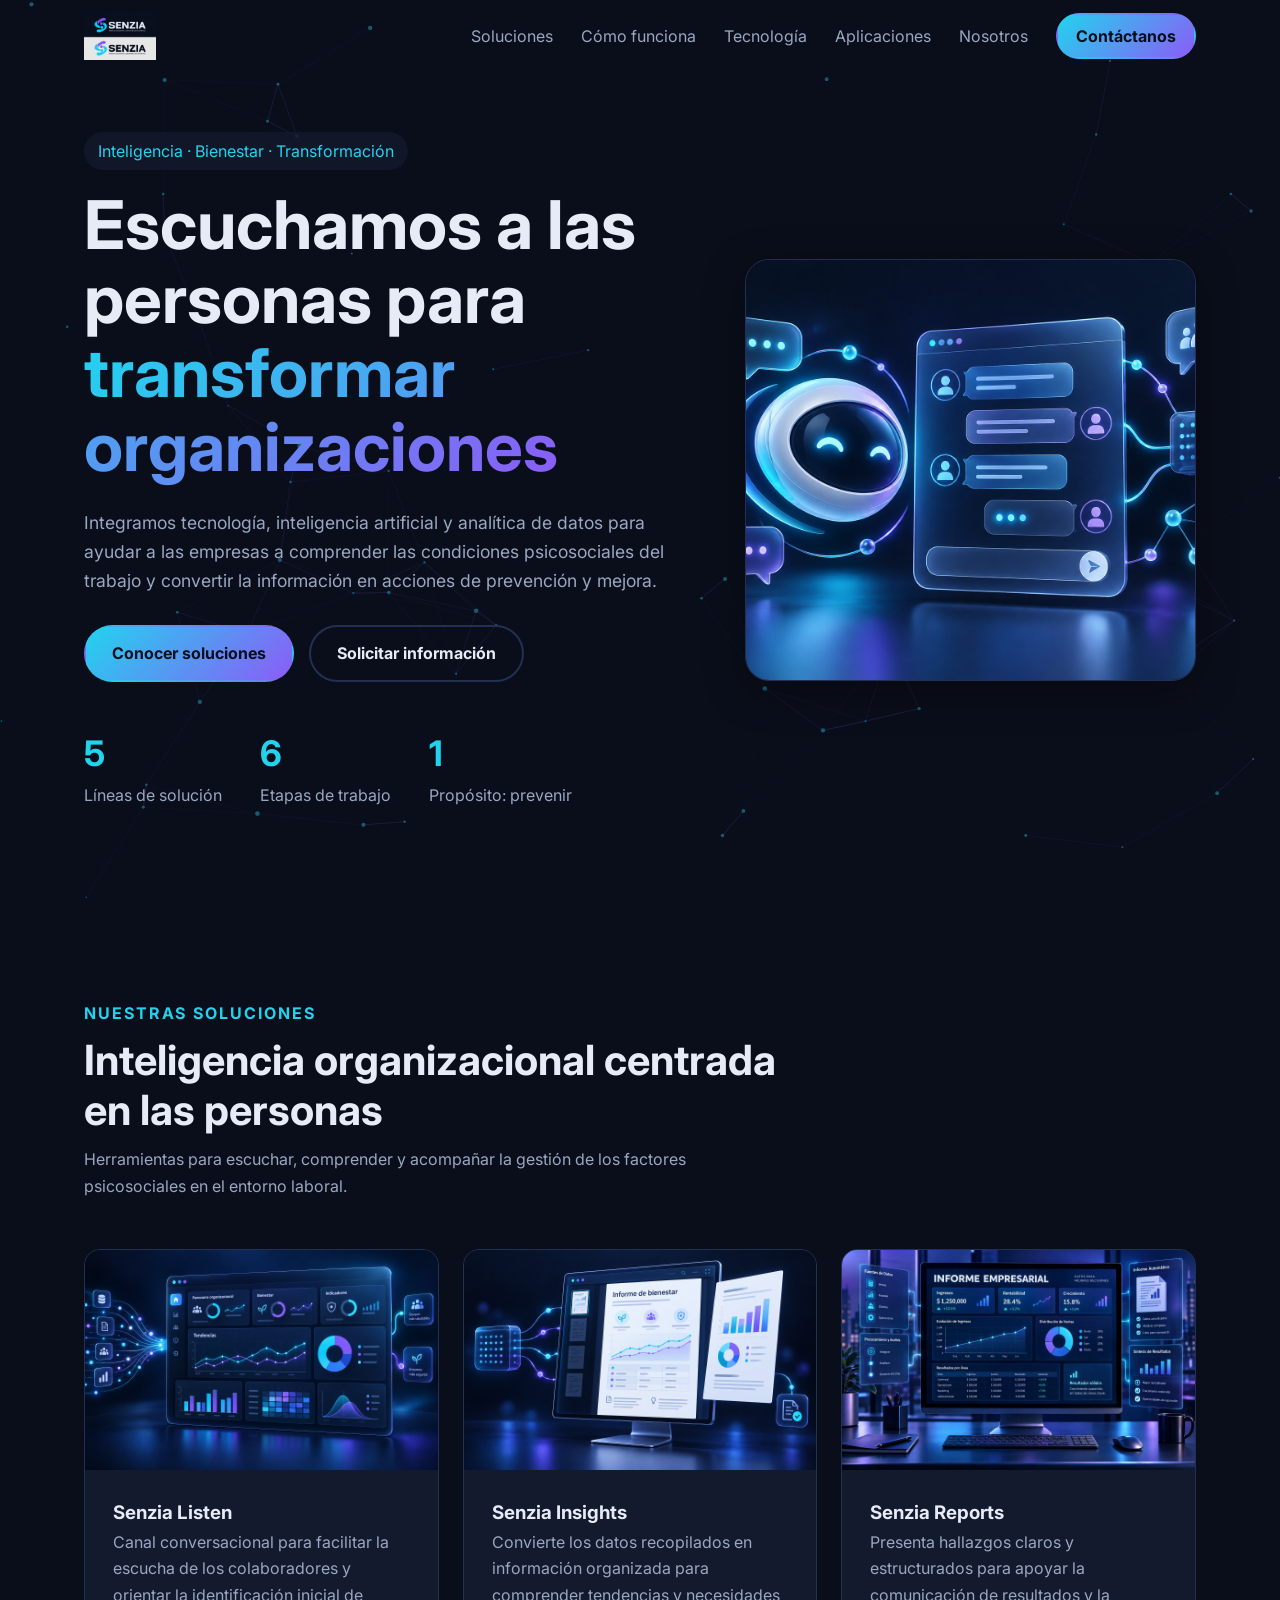
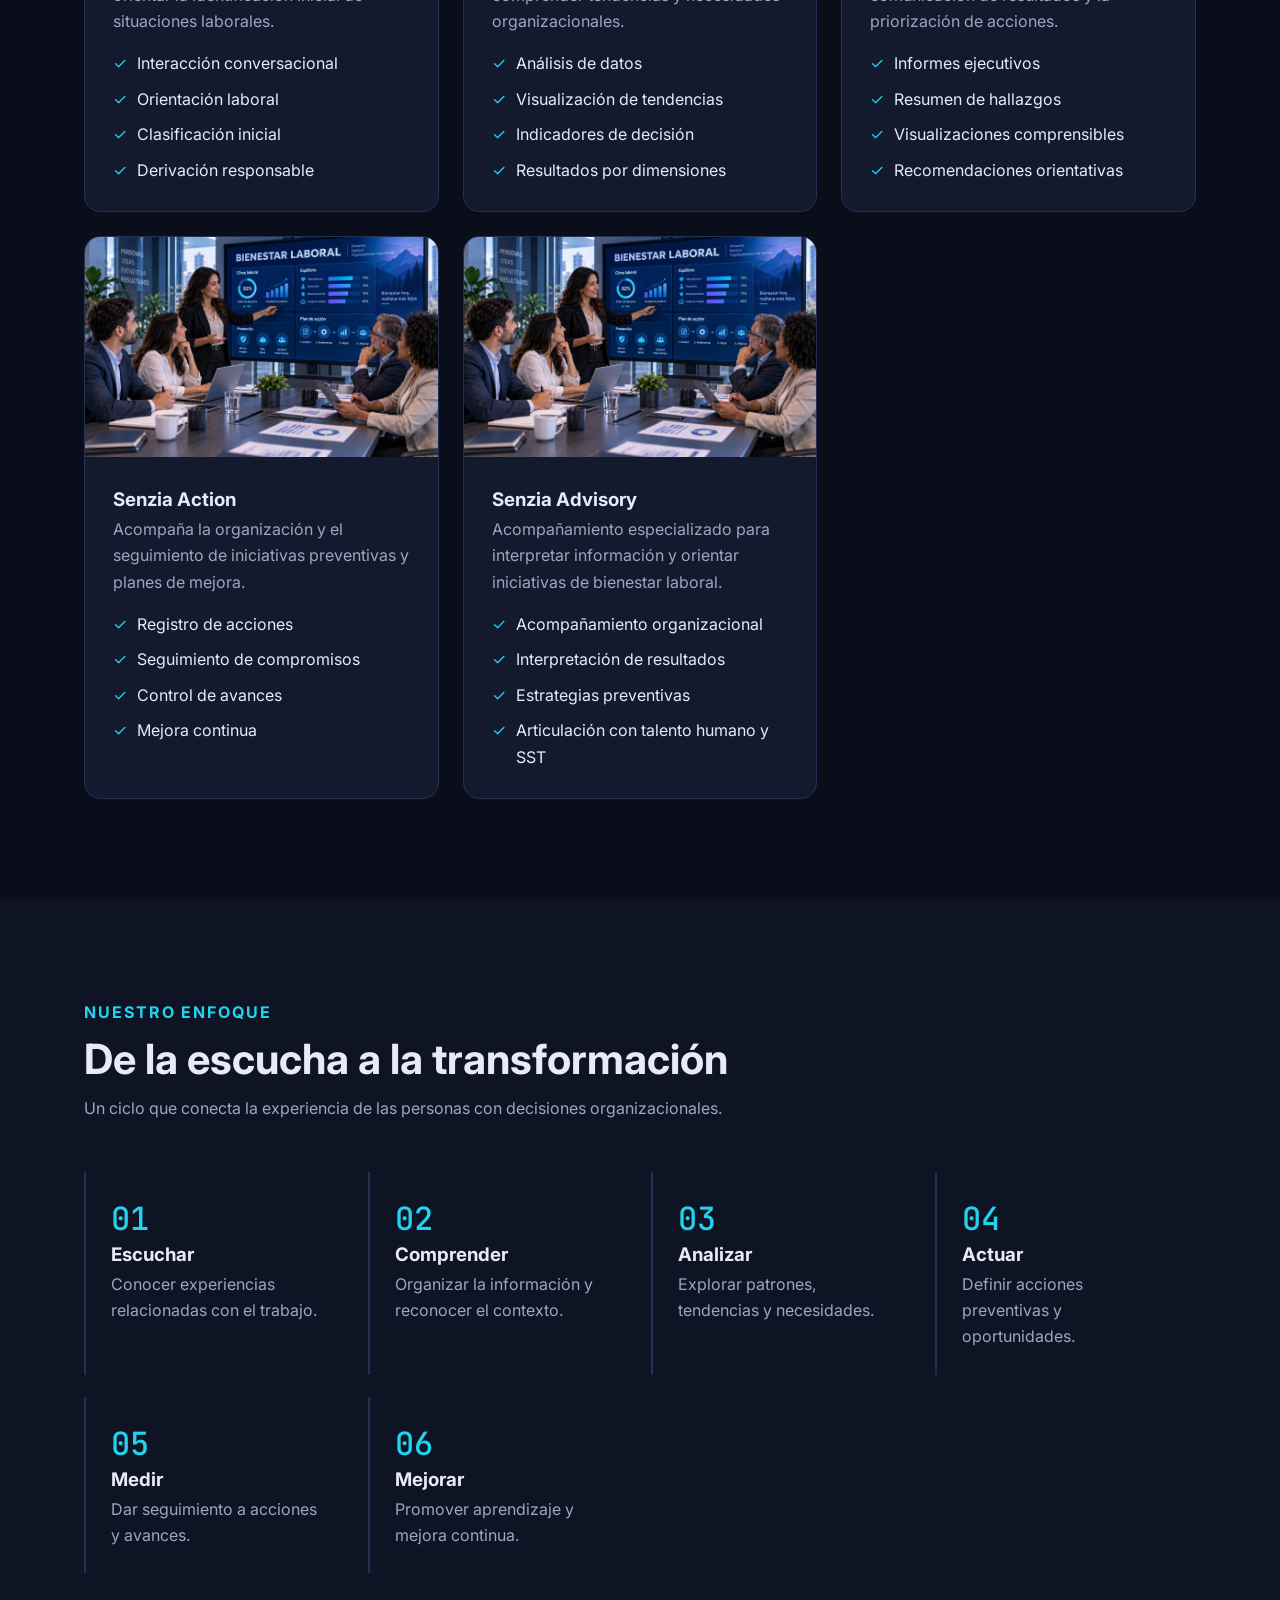
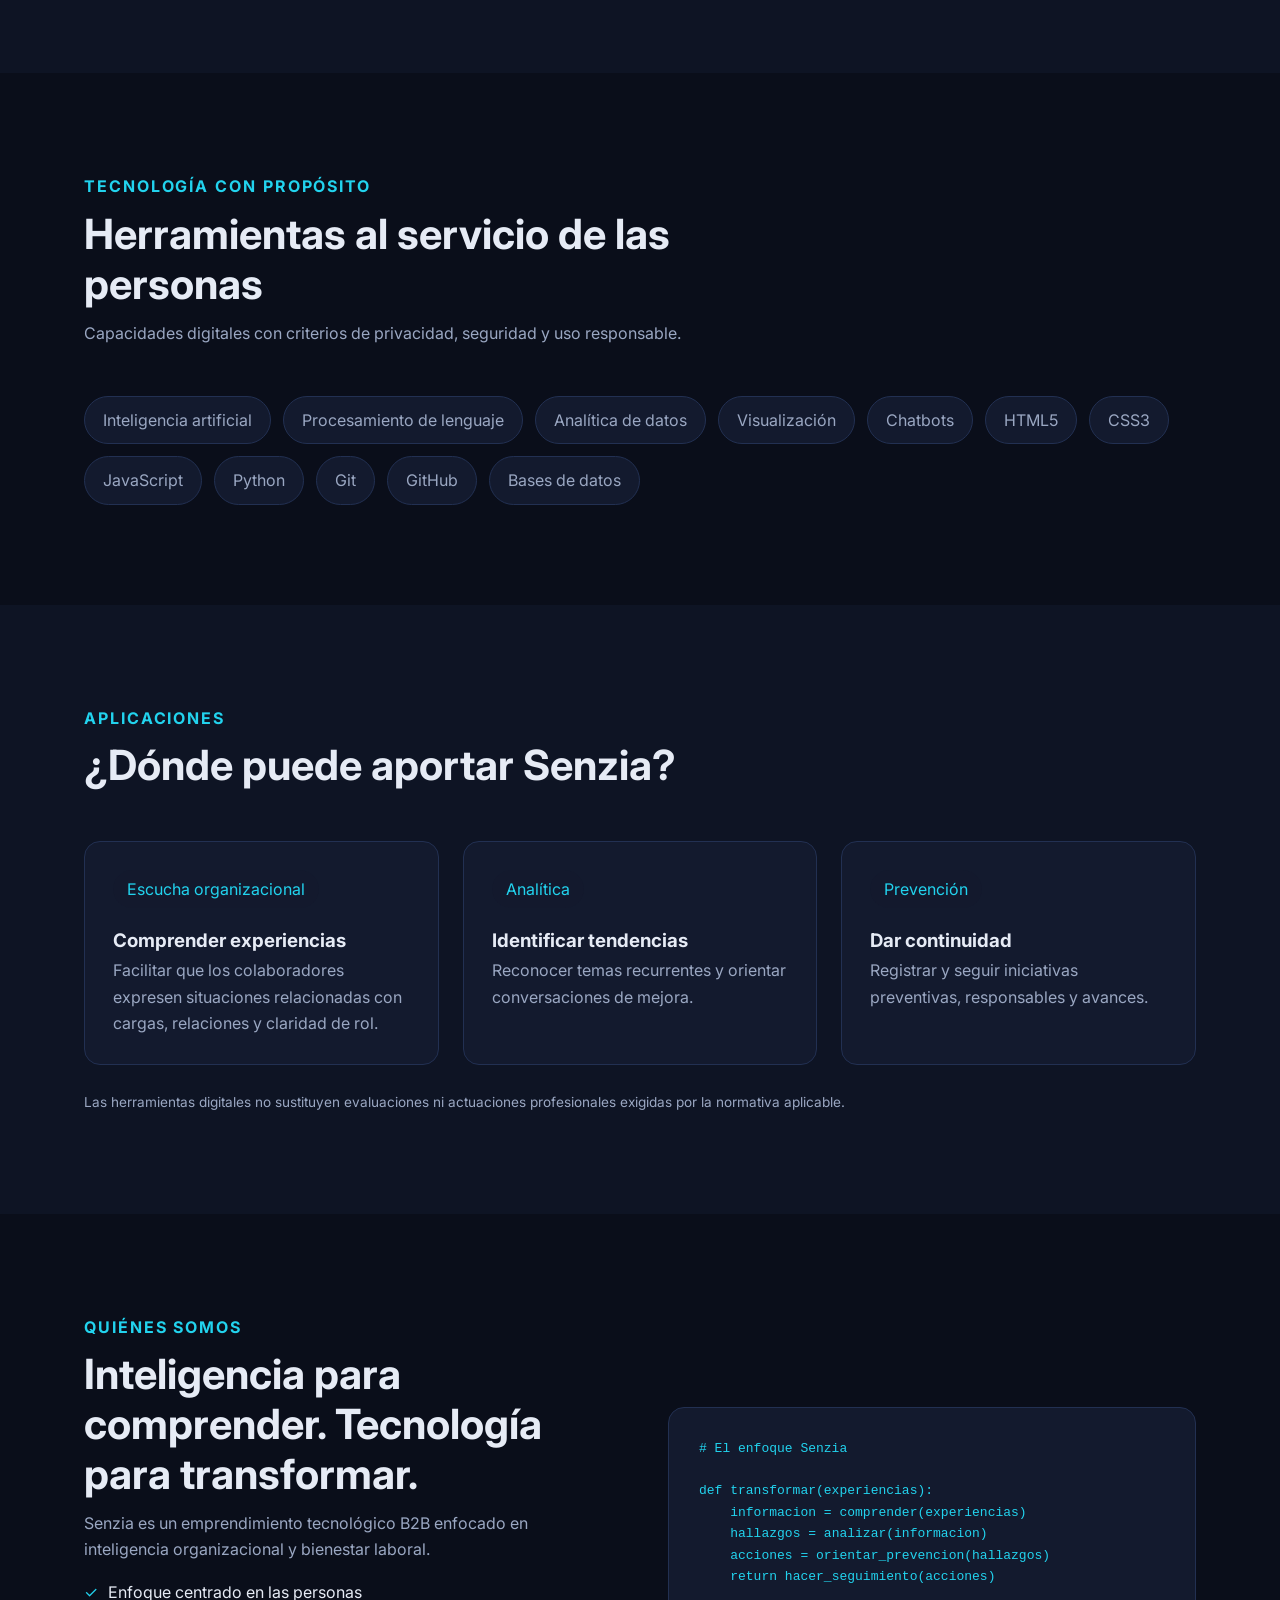
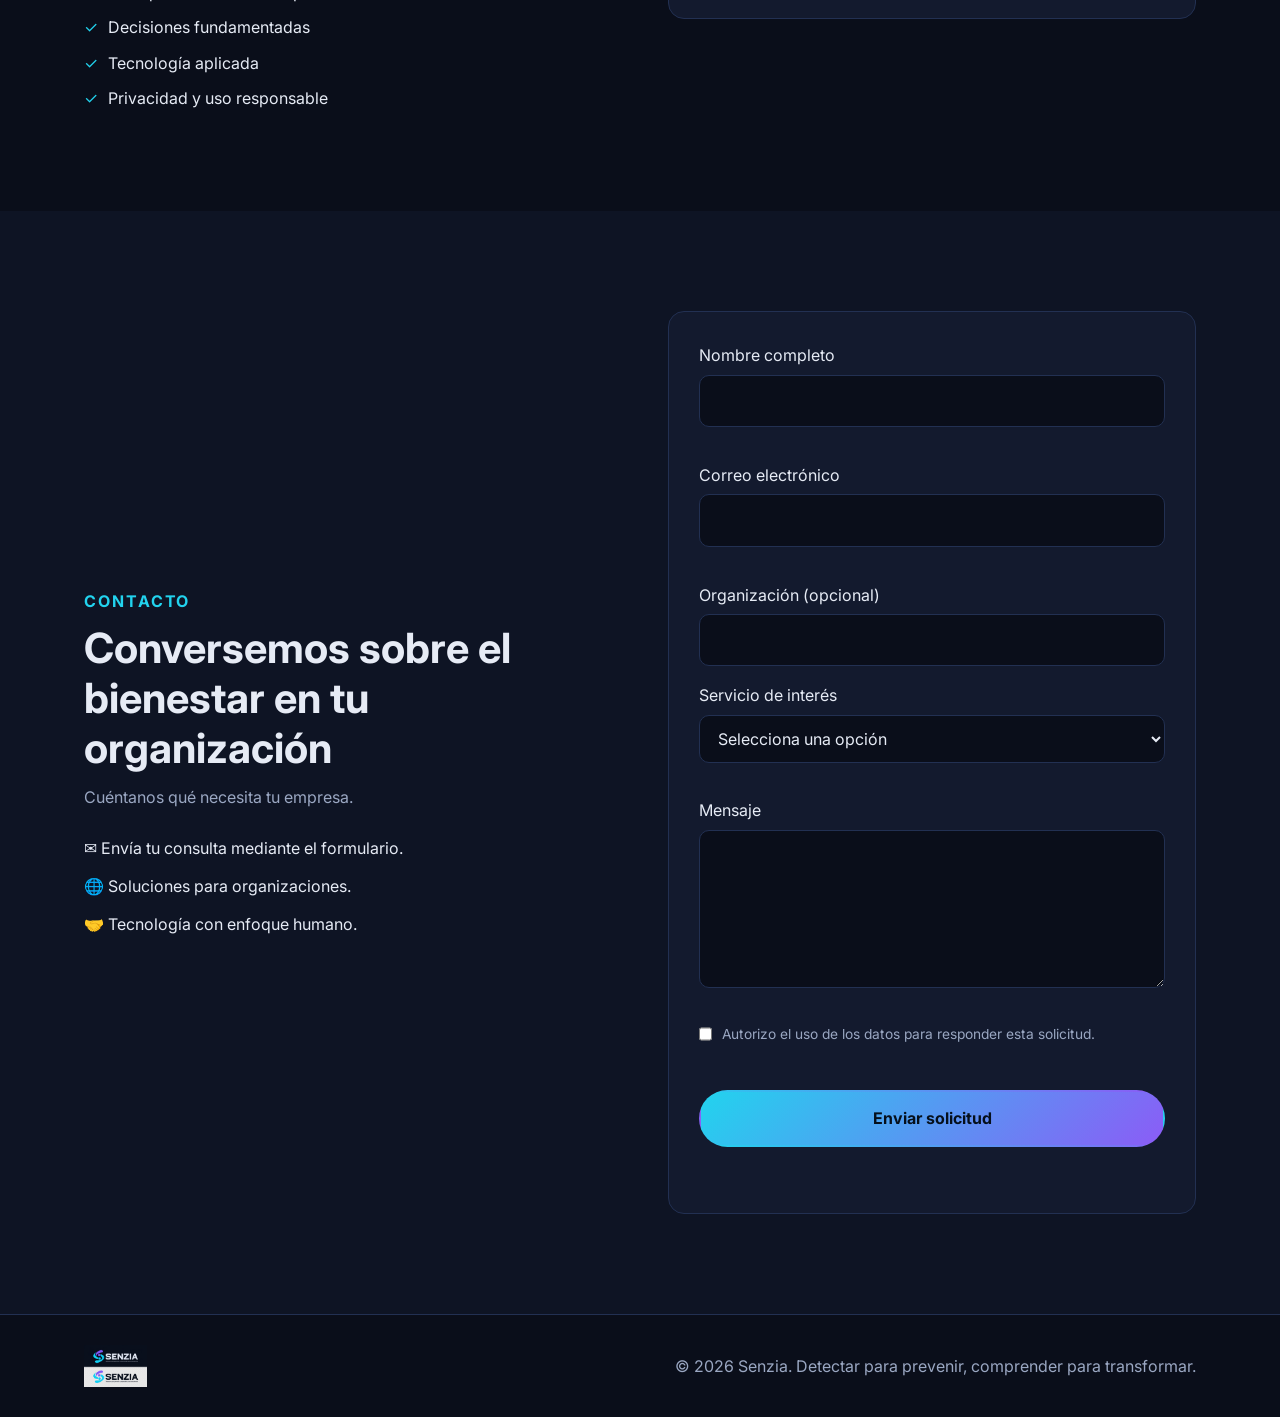
<file: index.html>
<!DOCTYPE html>
<html lang="es">
<head>
  <meta charset="UTF-8">
  <meta name="viewport" content="width=device-width, initial-scale=1.0">
  <meta name="theme-color" content="#0a0e1a">
  <title>Senzia | Inteligencia organizacional y bienestar laboral</title>
  <meta name="description" content="Senzia integra tecnología, inteligencia artificial y analítica de datos para apoyar el bienestar laboral y la inteligencia organizacional.">
  <link rel="preconnect" href="https://fonts.googleapis.com">
  <link rel="preconnect" href="https://fonts.gstatic.com" crossorigin>
  <link href="https://fonts.googleapis.com/css2?family=Inter:wght@400;500;600;700;800&family=JetBrains+Mono:wght@500&display=swap" rel="stylesheet">
  <link rel="stylesheet" href="css/styles.css">
</head>
<body>
<header class="header" id="header">
  <nav class="nav container" aria-label="Navegación principal">
    <a href="#inicio" class="logo" aria-label="Senzia, inicio"><img src="assets/logo-senzia.png" alt="Logotipo de Senzia" class="logo-img"></a>
    <ul class="nav-links" id="navLinks">
      <li><a href="#servicios">Soluciones</a></li><li><a href="#proceso">Cómo funciona</a></li><li><a href="#tecnologias">Tecnología</a></li><li><a href="#casos">Aplicaciones</a></li><li><a href="#nosotros">Nosotros</a></li><li><a href="#contacto" class="btn btn-small">Contáctanos</a></li>
    </ul>
    <button class="menu-toggle" id="menuToggle" type="button" aria-label="Abrir menú" aria-controls="navLinks" aria-expanded="false"><span></span><span></span><span></span></button>
  </nav>
</header>
<main>
<section class="hero" id="inicio"><canvas id="heroCanvas" aria-hidden="true"></canvas><div class="container hero-layout"><div class="hero-content"><span class="badge reveal">Inteligencia · Bienestar · Transformación</span><h1 class="reveal">Escuchamos a las personas para <span class="gradient-text">transformar organizaciones</span></h1><p class="hero-sub reveal">Integramos tecnología, inteligencia artificial y analítica de datos para ayudar a las empresas a comprender las condiciones psicosociales del trabajo y convertir la información en acciones de prevención y mejora.</p><div class="hero-actions reveal"><a href="#servicios" class="btn">Conocer soluciones</a><a href="#contacto" class="btn btn-outline">Solicitar información</a></div><div class="stats reveal"><div class="stat"><strong data-count="5">0</strong><span>Líneas de solución</span></div><div class="stat"><strong data-count="6">0</strong><span>Etapas de trabajo</span></div><div class="stat"><strong data-count="1">0</strong><span>Propósito: prevenir</span></div></div></div><div class="hero-image reveal"><img src="assets/hero-senzia.png" alt="Tecnología e inteligencia organizacional de Senzia"></div></div></section>
<section class="section" id="servicios"><div class="container"><div class="section-head reveal"><span class="eyebrow">Nuestras soluciones</span><h2>Inteligencia organizacional centrada en las personas</h2><p>Herramientas para escuchar, comprender y acompañar la gestión de los factores psicosociales en el entorno laboral.</p></div><div class="cards solution-cards">
<article class="card reveal"><img class="card-image" src="assets/senzia-listen.png" alt="Senzia Listen"><div class="card-body"><h3>Senzia Listen</h3><p>Canal conversacional para facilitar la escucha de los colaboradores y orientar la identificación inicial de situaciones laborales.</p><ul class="checklist"><li>Interacción conversacional</li><li>Orientación laboral</li><li>Clasificación inicial</li><li>Derivación responsable</li></ul></div></article>
<article class="card reveal"><img class="card-image" src="assets/senzia-insights.png" alt="Senzia Insights"><div class="card-body"><h3>Senzia Insights</h3><p>Convierte los datos recopilados en información organizada para comprender tendencias y necesidades organizacionales.</p><ul class="checklist"><li>Análisis de datos</li><li>Visualización de tendencias</li><li>Indicadores de decisión</li><li>Resultados por dimensiones</li></ul></div></article>
<article class="card reveal"><img class="card-image" src="assets/senzia-reports.jpg" alt="Senzia Reports"><div class="card-body"><h3>Senzia Reports</h3><p>Presenta hallazgos claros y estructurados para apoyar la comunicación de resultados y la priorización de acciones.</p><ul class="checklist"><li>Informes ejecutivos</li><li>Resumen de hallazgos</li><li>Visualizaciones comprensibles</li><li>Recomendaciones orientativas</li></ul></div></article>
<article class="card reveal"><img class="card-image" src="assets/senzia-action-advisory.png" alt="Senzia Action"><div class="card-body"><h3>Senzia Action</h3><p>Acompaña la organización y el seguimiento de iniciativas preventivas y planes de mejora.</p><ul class="checklist"><li>Registro de acciones</li><li>Seguimiento de compromisos</li><li>Control de avances</li><li>Mejora continua</li></ul></div></article>
<article class="card reveal"><img class="card-image advisory" src="assets/senzia-action-advisory.png" alt="Senzia Advisory"><div class="card-body"><h3>Senzia Advisory</h3><p>Acompañamiento especializado para interpretar información y orientar iniciativas de bienestar laboral.</p><ul class="checklist"><li>Acompañamiento organizacional</li><li>Interpretación de resultados</li><li>Estrategias preventivas</li><li>Articulación con talento humano y SST</li></ul></div></article>
</div></div></section>
<section class="section section-alt" id="proceso"><div class="container"><div class="section-head reveal"><span class="eyebrow">Nuestro enfoque</span><h2>De la escucha a la transformación</h2><p>Un ciclo que conecta la experiencia de las personas con decisiones organizacionales.</p></div><ol class="steps"><li class="step reveal"><span>01</span><h3>Escuchar</h3><p>Conocer experiencias relacionadas con el trabajo.</p></li><li class="step reveal"><span>02</span><h3>Comprender</h3><p>Organizar la información y reconocer el contexto.</p></li><li class="step reveal"><span>03</span><h3>Analizar</h3><p>Explorar patrones, tendencias y necesidades.</p></li><li class="step reveal"><span>04</span><h3>Actuar</h3><p>Definir acciones preventivas y oportunidades.</p></li><li class="step reveal"><span>05</span><h3>Medir</h3><p>Dar seguimiento a acciones y avances.</p></li><li class="step reveal"><span>06</span><h3>Mejorar</h3><p>Promover aprendizaje y mejora continua.</p></li></ol></div></section>
<section class="section" id="tecnologias"><div class="container"><div class="section-head reveal"><span class="eyebrow">Tecnología con propósito</span><h2>Herramientas al servicio de las personas</h2><p>Capacidades digitales con criterios de privacidad, seguridad y uso responsable.</p></div><div class="tech reveal"><span>Inteligencia artificial</span><span>Procesamiento de lenguaje</span><span>Analítica de datos</span><span>Visualización</span><span>Chatbots</span><span>HTML5</span><span>CSS3</span><span>JavaScript</span><span>Python</span><span>Git</span><span>GitHub</span><span>Bases de datos</span></div></div></section>
<section class="section section-alt" id="casos"><div class="container"><div class="section-head reveal"><span class="eyebrow">Aplicaciones</span><h2>¿Dónde puede aportar Senzia?</h2></div><div class="cards"><article class="case reveal"><span class="tag">Escucha organizacional</span><h3>Comprender experiencias</h3><p>Facilitar que los colaboradores expresen situaciones relacionadas con cargas, relaciones y claridad de rol.</p></article><article class="case reveal"><span class="tag">Analítica</span><h3>Identificar tendencias</h3><p>Reconocer temas recurrentes y orientar conversaciones de mejora.</p></article><article class="case reveal"><span class="tag">Prevención</span><h3>Dar continuidad</h3><p>Registrar y seguir iniciativas preventivas, responsables y avances.</p></article></div><p class="note reveal">Las herramientas digitales no sustituyen evaluaciones ni actuaciones profesionales exigidas por la normativa aplicable.</p></div></section>
<section class="section" id="nosotros"><div class="container about"><div class="reveal"><span class="eyebrow">Quiénes somos</span><h2>Inteligencia para comprender. Tecnología para transformar.</h2><p>Senzia es un emprendimiento tecnológico B2B enfocado en inteligencia organizacional y bienestar laboral.</p><ul class="checklist"><li>Enfoque centrado en las personas</li><li>Decisiones fundamentadas</li><li>Tecnología aplicada</li><li>Privacidad y uso responsable</li></ul></div><div class="about-panel reveal"><pre><code># El enfoque Senzia

def transformar(experiencias):
    informacion = comprender(experiencias)
    hallazgos = analizar(informacion)
    acciones = orientar_prevencion(hallazgos)
    return hacer_seguimiento(acciones)</code></pre></div></div></section>
<section class="section section-alt" id="contacto"><div class="container contact"><div class="reveal"><span class="eyebrow">Contacto</span><h2>Conversemos sobre el bienestar en tu organización</h2><p>Cuéntanos qué necesita tu empresa.</p><ul class="contact-info"><li>✉️ Envía tu consulta mediante el formulario.</li><li>🌐 Soluciones para organizaciones.</li><li>🤝 Tecnología con enfoque humano.</li></ul></div><form class="form reveal" id="contactForm" novalidate><div class="honeypot"><input type="text" id="sitioWeb" name="sitioWeb" tabindex="-1" autocomplete="off"></div><div class="field"><label for="nombre">Nombre completo</label><input id="nombre" name="nombre" required minlength="2" maxlength="80"><small class="error" data-for="nombre"></small></div><div class="field"><label for="email">Correo electrónico</label><input type="email" id="email" name="email" required maxlength="120"><small class="error" data-for="email"></small></div><div class="field"><label for="organizacion">Organización (opcional)</label><input id="organizacion" name="organizacion" maxlength="120"></div><div class="field"><label for="servicio">Servicio de interés</label><select id="servicio" name="servicio" required><option value="">Selecciona una opción</option><option>Senzia Listen</option><option>Senzia Insights</option><option>Senzia Reports</option><option>Senzia Action</option><option>Senzia Advisory</option><option>Consulta general</option></select><small class="error" data-for="servicio"></small></div><div class="field"><label for="mensaje">Mensaje</label><textarea id="mensaje" name="mensaje" rows="5" required minlength="10" maxlength="1000"></textarea><small class="error" data-for="mensaje"></small></div><label class="privacy-check"><input type="checkbox" id="autorizacion" name="autorizacion" required><span>Autorizo el uso de los datos para responder esta solicitud.</span></label><small class="error" data-for="autorizacion"></small><button type="submit" class="btn btn-block" id="submitButton">Enviar solicitud</button><p class="form-status" id="formStatus" role="status" aria-live="polite"></p></form></div></section>
</main>
<footer class="footer"><div class="container footer-inner"><img src="assets/logo-senzia.png" alt="Senzia"><p>© <span id="year"></span> Senzia. Detectar para prevenir, comprender para transformar.</p></div></footer><button class="to-top" id="toTop" aria-label="Volver arriba">↑</button><script src="js/script.js" defer></script>
</body></html>
</file>
<file: css/styles.css>
:root{--bg:#0a0e1a;--bg-alt:#0e1424;--surface:#131a2e;--border:#223052;--text:#e6ebf5;--muted:#9aa7c2;--primary:#22d3ee;--secondary:#8b5cf6;--danger:#f87171;--gradient:linear-gradient(135deg,#22d3ee,#8b5cf6);--radius:16px;--shadow:0 10px 40px rgba(0,0,0,.35);--max:1160px}*{box-sizing:border-box;margin:0;padding:0}html{scroll-behavior:smooth;scroll-padding-top:80px}body{font-family:Inter,system-ui,sans-serif;background:var(--bg);color:var(--text);line-height:1.65}img,canvas{display:block;max-width:100%}ul,ol{list-style:none}a{color:inherit;text-decoration:none}button,input,select,textarea{font:inherit;color:inherit}.container{width:100%;max-width:var(--max);margin:auto;padding:0 24px}.btn{display:inline-flex;justify-content:center;align-items:center;padding:13px 26px;border:2px solid transparent;border-radius:999px;background:var(--gradient);color:#06101c;font-weight:700;cursor:pointer}.btn:hover{transform:translateY(-2px);box-shadow:0 8px 28px rgba(34,211,238,.35)}.btn-outline{background:transparent;border-color:var(--border);color:var(--text)}.btn-small{padding:8px 18px}.btn-block{width:100%}.header{position:fixed;inset:0 0 auto;z-index:100}.header.scrolled{background:rgba(10,14,26,.9);backdrop-filter:blur(12px);box-shadow:0 1px var(--border)}.nav{height:72px;display:flex;align-items:center;justify-content:space-between}.logo-img{height:48px}.nav-links{display:flex;align-items:center;gap:28px}.nav-links a:not(.btn){color:var(--muted)}.nav-links a:hover,.nav-links a.active{color:var(--primary)}.menu-toggle{display:none;background:none;border:0;width:44px}.menu-toggle span{display:block;width:24px;height:2px;margin:6px auto;background:var(--text)}.hero{position:relative;min-height:100vh;display:flex;align-items:center;padding:120px 0 80px;overflow:hidden}#heroCanvas{position:absolute;inset:0;width:100%;height:100%;opacity:.5}.hero-layout{position:relative;z-index:2;display:grid;grid-template-columns:1.15fr .85fr;gap:50px;align-items:center}.badge,.tag{display:inline-block;padding:6px 14px;border-radius:999px;background:rgba(19,26,46,.8);color:var(--primary);margin-bottom:18px}h1{font-size:clamp(2.3rem,5.5vw,4.2rem);line-height:1.1}.gradient-text{background:var(--gradient);background-clip:text;color:transparent}.hero-sub,.section-head p,.card p,.case p,.about p,.contact p{color:var(--muted)}.hero-sub{margin:24px 0 30px;font-size:1.1rem}.hero-actions{display:flex;gap:15px;flex-wrap:wrap}.hero-image{border:1px solid var(--border);border-radius:24px;overflow:hidden;box-shadow:var(--shadow)}.hero-image img{width:100%;min-height:420px;object-fit:cover}.stats{display:flex;gap:38px;margin-top:42px;flex-wrap:wrap}.stat strong{display:block;font-size:2.2rem;color:var(--primary)}.stat span{color:var(--muted)}.section{padding:100px 0}.section-alt{background:var(--bg-alt)}.section-head{max-width:700px;margin-bottom:50px}.eyebrow{color:var(--primary);font-weight:700;text-transform:uppercase;letter-spacing:.12em}.section h2{font-size:clamp(1.8rem,4vw,2.6rem);line-height:1.2;margin:10px 0}.cards{display:grid;grid-template-columns:repeat(auto-fit,minmax(280px,1fr));gap:24px}.card,.case{background:var(--surface);border:1px solid var(--border);border-radius:var(--radius);overflow:hidden;transition:.3s}.card:hover,.case:hover{transform:translateY(-6px);border-color:var(--primary);box-shadow:var(--shadow)}.card-image{width:100%;height:220px;object-fit:cover}.card-image.advisory{object-position:75% center}.card-body,.case{padding:28px}.checklist{display:grid;gap:9px;margin-top:16px}.checklist li{padding-left:24px;position:relative}.checklist li:before{content:'✓';position:absolute;left:0;color:var(--primary)}.steps{display:grid;grid-template-columns:repeat(auto-fit,minmax(220px,1fr));gap:22px}.step{padding:25px;border-left:2px solid var(--border)}.step span{font:500 2rem 'JetBrains Mono';color:var(--primary)}.step p{color:var(--muted)}.tech{display:flex;gap:12px;flex-wrap:wrap}.tech span{padding:10px 18px;border:1px solid var(--border);border-radius:999px;background:var(--surface);color:var(--muted)}.about,.contact{display:grid;grid-template-columns:1fr 1fr;gap:56px;align-items:center}.about-panel,.form{background:var(--surface);border:1px solid var(--border);border-radius:var(--radius);padding:30px}.about-panel pre{white-space:pre-wrap;color:var(--primary)}.contact-info{display:grid;gap:12px;margin-top:24px}.form{display:grid;gap:16px}.field{display:grid;gap:6px}.field input,.field select,.field textarea{width:100%;padding:12px 14px;background:var(--bg);border:1px solid var(--border);border-radius:10px}.field input:focus,.field select:focus,.field textarea:focus{outline:none;border-color:var(--primary)}.error{color:var(--danger);font-size:.8rem;min-height:1em}.privacy-check{display:flex;gap:10px;color:var(--muted);font-size:.86rem}.form-status{text-align:center;min-height:1.3em}.form-status.ok{color:#4ade80}.form-status.fail{color:var(--danger)}.honeypot{position:absolute;left:-9999px}.note{margin-top:26px;color:var(--muted);font-size:.85rem}.footer{border-top:1px solid var(--border);padding:30px 0}.footer-inner{display:flex;justify-content:space-between;align-items:center;gap:20px;flex-wrap:wrap;color:var(--muted)}.footer img{height:42px}.to-top{position:fixed;right:24px;bottom:24px;width:46px;height:46px;border:0;border-radius:50%;background:var(--gradient);opacity:0;visibility:hidden}.to-top.show{opacity:1;visibility:visible}.reveal{opacity:0;transform:translateY(24px);transition:.7s}.reveal.visible{opacity:1;transform:none}@media(max-width:900px){.menu-toggle{display:block}.nav-links{position:fixed;inset:72px 0 auto;flex-direction:column;background:rgba(10,14,26,.98);padding:20px;transform:translateY(-130%);transition:.3s}.nav-links.open{transform:none}.hero-layout,.about,.contact{grid-template-columns:1fr}.section{padding:72px 0}}@media(max-width:560px){.container{padding:0 18px}.hero-actions .btn{width:100%}.stats{gap:18px}.hero-image img{min-height:270px}.footer-inner{flex-direction:column;align-items:flex-start}}@media(prefers-reduced-motion:reduce){html{scroll-behavior:auto}.reveal{opacity:1;transform:none;transition:none}}
</file>
